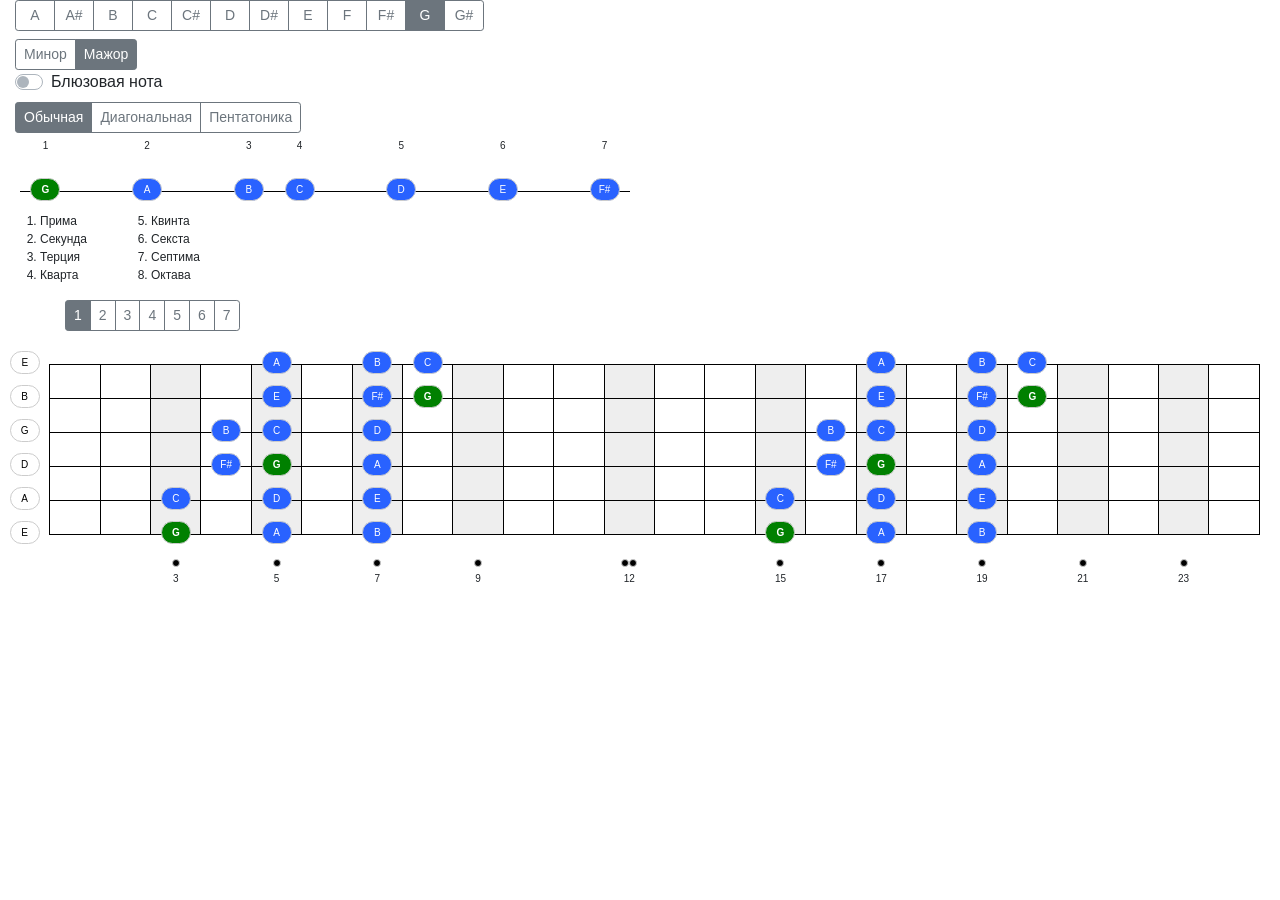
<file: index.html>
<!DOCTYPE html>
<html>
<head>
	<title>Гриф</title>
	<link rel="stylesheet" href="css/bootstrap.min.css" >
	<link rel="stylesheet" href="css/bootstrap-toggle.min.css" >
	<link rel="stylesheet" href="css/neck.css" >

	<link rel="stylesheet" href="css/jquery-ui.min.css" >
	<link rel="stylesheet" href="css/jquery-ui.structure.css" >
	<link rel="stylesheet" href="css/jquery-ui.theme.css" >

	<script type="text/javascript" src="js/jquery-3.3.1.min.js"></script>
	<script type="text/javascript" src="js/bootstrap.bundle.min.js"></script>
	<script type="text/javascript" src="js/bootstrap-toggle.min.js"></script>
	<script type="text/javascript" src="js/jquery-ui.min.js"></script>

	<script type="text/javascript" src="js/scales.js"></script>
	<script type="text/javascript" src="js/neck.js"></script>
</head>
<body>

<div class="container-fluid">
	<div class="row">
		<div class="col">
			<!-- 
				Maj		A   A#  B   C  C#  D  D#  E   F  F#  G  G#
				Min 	F#  G   G#  A  A#  B  C   C#  D  D#  E  F
			<div class="btn-group btn-group-toggle">
				<label class="btn btn-sm btn-outline-primary" style="width: 60px">Major</label>
			</div>
			-->
			<div class="btn-group btn-group-toggle" id="key-switch" data-toggle="buttons">
				<label class="btn btn-sm btn-outline-secondary"><input type="radio" name="key" value="A"> A</label>
				<label class="btn btn-sm btn-outline-secondary"><input type="radio" name="key" value="A#">A#</label>
				<label class="btn btn-sm btn-outline-secondary"><input type="radio" name="key" value="B">B</label>
				<label class="btn btn-sm btn-outline-secondary"><input type="radio" name="key" value="C">C</label>
				<label class="btn btn-sm btn-outline-secondary"><input type="radio" name="key" value="C#">C#</label>
				<label class="btn btn-sm btn-outline-secondary"><input type="radio" name="key" value="D">D</label>
				<label class="btn btn-sm btn-outline-secondary"><input type="radio" name="key" value="D#">D#</label>
				<label class="btn btn-sm btn-outline-secondary"><input type="radio" name="key" value="E">E</label>
				<label class="btn btn-sm btn-outline-secondary"><input type="radio" name="key" value="F">F</label>
				<label class="btn btn-sm btn-outline-secondary"><input type="radio" name="key" value="F#">F#</label>
				<label class="btn btn-sm btn-outline-secondary active"><input type="radio" name="key" value="G" checked>G</label>
				<label class="btn btn-sm btn-outline-secondary"><input type="radio" name="key" value="G#">G#</label>
			</div>
			<!--
			<span style="display: block" />
			<div class="btn-group btn-group-toggle">
				<label class="btn btn-sm btn-outline-primary  disabled" style="width: 60px">Minor</label>
			</div>
			<div class="btn-group key-switch" style="margin-top: 8px;">
				<label class="btn btn-sm btn-outline-secondary disabled">F#</label>
				<label class="btn btn-sm btn-outline-secondary disabled">G</label>
				<label class="btn btn-sm btn-outline-secondary disabled">G#</label>
				<label class="btn btn-sm btn-outline-secondary disabled">A</label>
				<label class="btn btn-sm btn-outline-secondary disabled">A#</label>
				<label class="btn btn-sm btn-outline-secondary disabled">B</label>
				<label class="btn btn-sm btn-outline-secondary disabled">C</label>
				<label class="btn btn-sm btn-outline-secondary disabled">C#</label>
				<label class="btn btn-sm btn-outline-secondary disabled">D</label>
				<label class="btn btn-sm btn-outline-secondary disabled">D#</label>
				<label class="btn btn-sm btn-outline-secondary disabled">E</label>
				<label class="btn btn-sm btn-outline-secondary disabled">F</label>
			</div>
		-->
		</div>
	</div>

	<div class="row mt-2 scale-controls">
		<div class="col">
			<div class="btn-group btn-group-toggle" id="harmony-switch" data-toggle="buttons">
				<label class="btn btn-sm btn-outline-secondary"><input type="radio" name="harmony" value="min">Минор</label>
				<label class="btn btn-sm btn-outline-secondary active"><input type="radio" name="harmony" value="maj"  checked>Мажор</label>
			</div>
		</div>
	</div>
	<div class="custom-control custom-switch custom-control-inline">
	  <input type="checkbox" class="custom-control-input" id="blues">
	  <label class="custom-control-label" for="blues">Блюзовая нота</label>
	</div>
	<!--
	-->

	<div class="row">
		<!--
		<div class="col">
			<select class="form-control form-control-sm" id="tuningSelect">
				
			</select>
		</div>
		-->
	</div>
	<div class="row mt-2">
		<div class="col">
			<div class="btn-group btn-group-toggle" id="scale-mode" data-toggle="buttons">
				<label class="btn btn-sm btn-outline-secondary active"><input type="radio" name="scale-mode" value="normal" checked>Обычная</label>
				<label class="btn btn-sm btn-outline-secondary"><input type="radio" name="scale-mode" value="diag">Диагональная</label>
				<label class="btn btn-sm btn-outline-secondary"><input type="radio" name="scale-mode" id="pent" value="pent">Пентатоника</label>
			</div>
		</div>
	</div>	

	<!--
	<div class="row mt-2 scale-controls" style="margin-bottom: 30px">
		<div class="col">
			<div class="custom-control custom-switch custom-control-inline">
			  <input type="checkbox" class="custom-control-input" id="pent">
			  <label class="custom-control-label" for="pent">Пентатоника</label>
			</div>
			<div class="custom-control custom-switch custom-control-inline">
			  <input type="checkbox" class="custom-control-input" id="blues">
			  <label class="custom-control-label" for="blues">Блюзовая нота</label>
			</div>

		</div>
	</div>
	-->


</div>

<!--<div class="overflow left" ></div>
<div class="overflow right"></div>
-->

<div id="scale-notes-holder">
	<table id="scale-notes" cellspacing="0"></table>
</div>

<div style="display: block; clear:both;">
<ol style="font-size: 12px; columns: 2; width: 250px;">
	<li>Прима</li>
	<li>Секунда</li>
	<li>Терция</li>
	<li>Кварта</li>
	<li>Квинта</li>
	<li>Секста</li>
	<li>Септима</li>
	<li>Октава</li>
</ol>
</div>

<!-- Positions switch -->
<div class="container-fluid">
	<div class="row">
		<div class="col">
			<div class="btn-group btn-group-toggle" id="position-switch" data-toggle="buttons">
				<label class="btn btn-sm btn-outline-secondary active"><input type="checkbox" name="position" value="1" checked>1</label>
				<label class="btn btn-sm btn-outline-secondary"><input type="checkbox" name="position" value="2">2</label>
				<label class="btn btn-sm btn-outline-secondary"><input type="checkbox" name="position" value="3">3</label>
				<label class="btn btn-sm btn-outline-secondary"><input type="checkbox" name="position" value="4">4</label>
				<label class="btn btn-sm btn-outline-secondary"><input type="checkbox" name="position" value="5">5</label>
				<label class="btn btn-sm btn-outline-secondary"><input type="checkbox" name="position" value="6">6</label>
				<label class="btn btn-sm btn-outline-secondary"><input type="checkbox" name="position" value="7">7</label>
			</div>			
		</div>
	</div>
</div>

<!-- Neck -->
<div id="table-holder">
<table id="neck" cellspacing="0"></table>
</div>


</body>
</html>
</file>
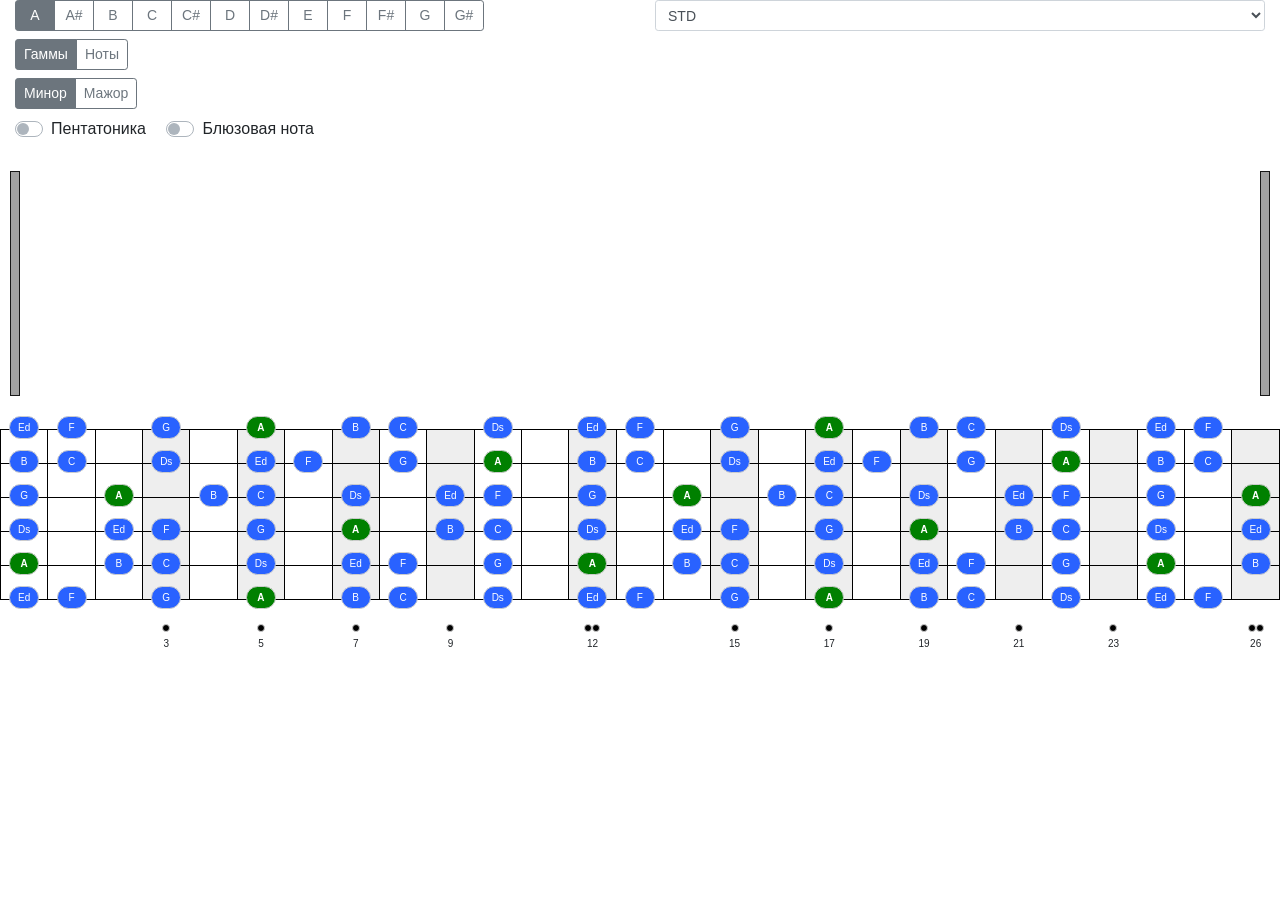
<file: гриф.html>
<!DOCTYPE html>
<html>
<head>
	<title>Гриф</title>
	<link rel="stylesheet" href="css/bootstrap.min.css" >
	<link rel="stylesheet" href="css/bootstrap-toggle.min.css" >
	<link rel="stylesheet" href="css/neck.css" >

	<link rel="stylesheet" href="css/jquery-ui.min.css" >
	<link rel="stylesheet" href="css/jquery-ui.structure.css" >
	<link rel="stylesheet" href="css/jquery-ui.theme.css" >

	<script type="text/javascript" src="js/jquery-3.3.1.min.js"></script>
	<script type="text/javascript" src="js/bootstrap.bundle.min.js"></script>
	<script type="text/javascript" src="js/bootstrap-toggle.min.js"></script>
	<script type="text/javascript" src="js/jquery-ui.min.js"></script>
</head>
<body>

<div class="container-fluid">
	<div class="row">
		<div class="col">
			<div class="btn-group btn-group-toggle" id="key-switch" data-toggle="buttons">
				<label class="btn btn-sm btn-outline-secondary active"><input type="radio" name="key" value="A" checked> A</label>
				<label class="btn btn-sm btn-outline-secondary"><input type="radio" name="key" value="AS">A#</label>
				<label class="btn btn-sm btn-outline-secondary"><input type="radio" name="key" value="B">B</label>
				<label class="btn btn-sm btn-outline-secondary"><input type="radio" name="key" value="C">C</label>
				<label class="btn btn-sm btn-outline-secondary"><input type="radio" name="key" value="CS">C#</label>
				<label class="btn btn-sm btn-outline-secondary"><input type="radio" name="key" value="D">D</label>
				<label class="btn btn-sm btn-outline-secondary"><input type="radio" name="key" value="DS">D#</label>
				<label class="btn btn-sm btn-outline-secondary"><input type="radio" name="key" value="E">E</label>
				<label class="btn btn-sm btn-outline-secondary"><input type="radio" name="key" value="F">F</label>
				<label class="btn btn-sm btn-outline-secondary"><input type="radio" name="key" value="FS">F#</label>
				<label class="btn btn-sm btn-outline-secondary"><input type="radio" name="key" value="G">G</label>
				<label class="btn btn-sm btn-outline-secondary"><input type="radio" name="key" value="GS">G#</label>
			</div>
		</div>
		<div class="col">
			<select class="form-control form-control-sm" id="tuningSelect">
				
			</select>
		</div>
	</div>
	<div class="row mt-2">
		<div class="col">
			<div class="btn-group btn-group-toggle" data-toggle="buttons">
				<label class="btn btn-sm btn-outline-secondary active"><input type="radio" name="view-mode" value="scale" checked>Гаммы</label>
				<label class="btn btn-sm btn-outline-secondary"><input type="radio" name="view-mode" value="notes">Ноты</label>
			</div>
		</div>
	</div>	

	<div class="row mt-2 scale-controls">
		<div class="col">
			<div class="btn-group btn-group-toggle" id="harmony-switch" data-toggle="buttons">
				<label class="btn btn-sm btn-outline-secondary active"><input type="radio" name="harmony" value="min" checked>Минор</label>
				<label class="btn btn-sm btn-outline-secondary"><input type="radio" name="harmony" value="maj">Мажор</label>
			</div>
		</div>
	</div>
	<div class="row mt-2 scale-controls" style="margin-bottom: 30px">
		<div class="col">
			<div class="custom-control custom-switch custom-control-inline">
			  <input type="checkbox" class="custom-control-input" id="pent">
			  <label class="custom-control-label" for="pent">Пентатоника</label>
			</div>
			<div class="custom-control custom-switch custom-control-inline">
			  <input type="checkbox" class="custom-control-input" id="blues">
			  <label class="custom-control-label" for="blues">Блюзовая нота</label>
			</div>

		</div>
	</div>


</div>

<div class="overflow left" ></div>
<div class="overflow right"></div>
<table id="neck" cellspacing="0"></table>

<script type="text/javascript">
var _KEY = "A";
var _HARMONY = "min";
var _MODE = "scale"; //notes

var fretsCount = 26;
var notes = ["A", "A#", "B", "C", "C#", "D", "D#", "E", "F", "F#", "G", "G#"];
//			  0    1     2    3    4     5    6     7    8    9     10   11

var strings;
var tunings = {
	"STD": [7, 2, 10, 5, 0, 7],
	"Dropped D": [7, 2, 10, 5, 0, 5],
	"C Tuning": [3, 10, 6, 1, 8, 3]
};

var exclPent = {
	"min":  [2,6],
	"maj":  [4,7]	
}

var bluesPos = {
	"min": 5,
	"maj": 3		
}

var scales = {
	"min":  [0, 2, 1, 2, 2, 1, 2],
	"maj":  [0, 2, 2, 1, 2, 2, 2]
}

var sdmn = 4;
var dmn = 5;

var getNote = function(string, fret){
	var pos = (string + fret)%12;
	return notes[pos];
}

var drawNeck = function(){
	return new Promise((resolve, reject)=>{
		strings.forEach((string, ind)=>{
			var $row = $("<tr  class='"+string+"'/>");
			for(i=0; i<fretsCount+1; i++){
				var $cell = $("<td><div class='"+getNote(string, i).replace("#", "S")+"'><span>"+getNote(string, i)+"</span></div></td>");
				if(ind > 0 && [3,5,7,9,12,15,17,19,21,23,26].indexOf(i) >= 0){$cell.addClass("grey");}
				$row.append($cell);
			}
			$("#neck").append($row);
		});

		var $row = $("<tr class='marks'/>");
		for(i=0; i<fretsCount+1; i++){
			if([3,5,7,9,12,15,17,19,21,23,26].indexOf(i) >= 0){
				$row.append("<td><div class='fred-mark'/>"+((i == 12 || i == 26) ? "<div class='fred-mark'/>" : "") +"</td>");
			}else{
				$row.append("<td></td>");
			}
		}
		$("#neck").append($row);
		var $row = $("<tr class='numbers'/>");
		for(i=0; i<fretsCount+1; i++){
			if([3,5,7,9,12,15,17,19,21,23,26].indexOf(i) >= 0){
				$row.append("<td>"+i+"</td>");
			}else{
				$row.append("<td></td>");
			}
		}
		$("#neck").append($row);
		resolve();
	})
};

var reset = function(){
	// $("#neck div").removeClass("active")
	// 	.removeClass("key")
	// 	.removeClass("blues");
	$("#neck tr").remove();
}

var getNoteByPos = function(pos){
	if(pos > 11)
		return notes[pos-12];
	else if (pos < 0)
		return notes[pos+12];
	return notes[pos];
}

var getBem = function(note){
	return getNoteByPos(notes.indexOf(note) - 2);
}

var drawScale = function(k, h){
	var selected = [];
	var kp = notes.indexOf(k);
	var sc = scales[h];
	var bluesNote = "notexists";
	sc.forEach((inc, ind)=>{
		kp += inc;
		if($("#pent").is(":checked") && exclPent[h].indexOf((ind+1)) >= 0){
			//return; // do nothing
		} else {
			selected.push(getNoteByPos(kp).replace("#", "S"));
		}

		if(sdmn == ind+1){
			$("div."+getNoteByPos(kp).replace("#", "S")+">span").text(getNoteByPos(kp) + "s");
		}

		if(dmn == ind+1){
			$("div."+getNoteByPos(kp).replace("#", "S")+">span").text(getNoteByPos(kp) + "d");			
		}

		if($("#blues").is(":checked") && bluesPos[h] == ind){
			bluesNote = getBem(getNoteByPos(kp)).replace("#", "S");
		}
	})

	selected.forEach((note)=>{
		$("div."+note).addClass("active");
	});

	$("div."+k).addClass("key");
	$("div."+bluesNote).addClass("active");
	$("div."+bluesNote).addClass("blues");
};

$(()=>{
	$("#tuningSelect").change((e)=>{
		strings = tunings[$(e.target).find("option:selected").val()];
		reset(); drawNeck().then(()=>{drawScale(_KEY, _HARMONY);});
	})

	Object.keys(tunings).forEach((key)=>{
		$("#tuningSelect").append($("<option />").val(key).text(key));
	});

	$("#tuningSelect option").children().first().attr("selected", true);
	strings = tunings[$("#tuningSelect").children().first().val()];

	$("#key-switch label").on('click', (event)=>{
		_KEY = $(event.target).find("input").val();
		reset(); drawNeck().then(()=>{drawScale(_KEY, _HARMONY);});
	});

	$("#harmony-switch label").on('click', (event)=>{
		_HARMONY = $(event.target).find("input").val();
		reset(); drawNeck().then(()=>{drawScale(_KEY, _HARMONY);});
	});

	$("#pent").on("change", ()=>{reset(); drawNeck().then(()=>{drawScale(_KEY, _HARMONY);});});
	$("#blues").on("change", ()=>{reset(); drawNeck().then(()=>{drawScale(_KEY, _HARMONY);});});

	drawNeck()
	.then(()=>{
		drawScale(_KEY, _HARMONY);
	});

	$( ".overflow" ).resizable({
		handles: "e, w"
	});
})

</script>
</body>
</html>
</file>
<file: css/neck.css>
#table-holder{
    /*display: block;
    overflow-x: scroll;
    margin-left: 20px;
    margin-right: 20px;
    float: left;*/
	width: 100%;
    padding-right: 20px;    
}

#scale-notes-holder {
    display: block;
    margin-left: 20px;
    margin-right: 20px;
    margin-bottom: 20px;
    clear: both;
    float: left;
}

#scale-notes-holder table{
	width: 610px;
	border-bottom: 1px solid black;
}

#scale-notes-holder table td{
	border: none;
}

#scale-notes-holder table tr:first-childr td{
	top: 20px;
    position: relative;
}

table{
	margin: 0 auto 0;
	float: left;
	width: 100%;
}
table tr:first-child td{
	border-left: none;
	border-right: none;
}

table tr.marks td, table tr.numbers td{
	border: none;
	padding-top: 3px;
	height: 30px;
}
div.fred-mark{
	border-radius: 10px;
	width: 3px;
	height: 3px;
	background-color: #000;
	margin: 0 auto;
	display:  inline-block;
	color: #000;
    opacity: 1;
}


table td{
	border-left: 1px solid black;
	border-right: 1px solid black;
	border-bottom: 1px solid black;
	font-size: 10px;
	text-align: center;
	padding:5px 6px;
}

#table-holder table td:first-child {
	border: none;
}

table td > div{
	border: 1px solid #CCC;
	border-radius: 20px;
	position: relative;
	top: 15px;
	background-color: #FFF;
	width: 30px;
	padding: 3px;
	color: #FFF;
	opacity: 0;
	margin: auto;
}

#table-holder table tr td:first-child div {
	opacity: 1;
	color: #000;
}


.active{color: #FFF; opacity: 1;}

/*
div.active.A{background-color: #b27df5}
div.active.AS{background-color: #b27df5}
div.active.B{background-color: #7de3f5}
div.active.C{background-color: #b27df5}
div.active.CS{background-color: #d7c0f5}
div.active.D{background-color: #ff6f6f}
div.active.DS{background-color: #ffb6b6}
div.active.E{background-color: #f5cc7d}
div.active.F{background-color: #f5f27d}
div.active.FS{background-color: #f5f27d}
div.active.G{background-color: #f57deb}
div.active.GS{background-color: #f57deb}
*/
div.active.A, div.active.AS, div.active.B,
div.active.C, div.active.CS, div.active.D,
div.active.DS, div.active.E, div.active.F,
div.active.FS, div.active.G, div.active.GS {background-color: #2962ff}

/* подсветить конкретную позицию пентатоники
td:not(:nth-child(n+10):nth-child(-n+14)) > div.active {
	background-color: #FFF !important;
}
*/

div.AS > span,
div.CS > span,
div.DS > span,
div.FS > span,
div.GS > span {
	/*opacity: 0.4;*/
}

div.active.key {
	font-weight: bold;
	background-color: green;
	color: #FFF;
}

div.active.blues {
	font-weight: bold;
	background-color: #00c1d5;
	color: #FFF;
}

td.grey{
	background-color: #EEE;
}

/* CONTROLS */
#key-switch > label,
.key-switch > label{
	width: 40px;
}

.overflow {
	border: 1px solid black;
	margin: 0 10px;
	background-color: #999;
	opacity: 0.9;
	width: 10px;
	float: left;
    height: 225px;
    position: relative !important;
    z-index: 10000;
}

.overflow.right {
	float: right;
}

#position-switch{
	margin-left: 50px;	
}
</file>
